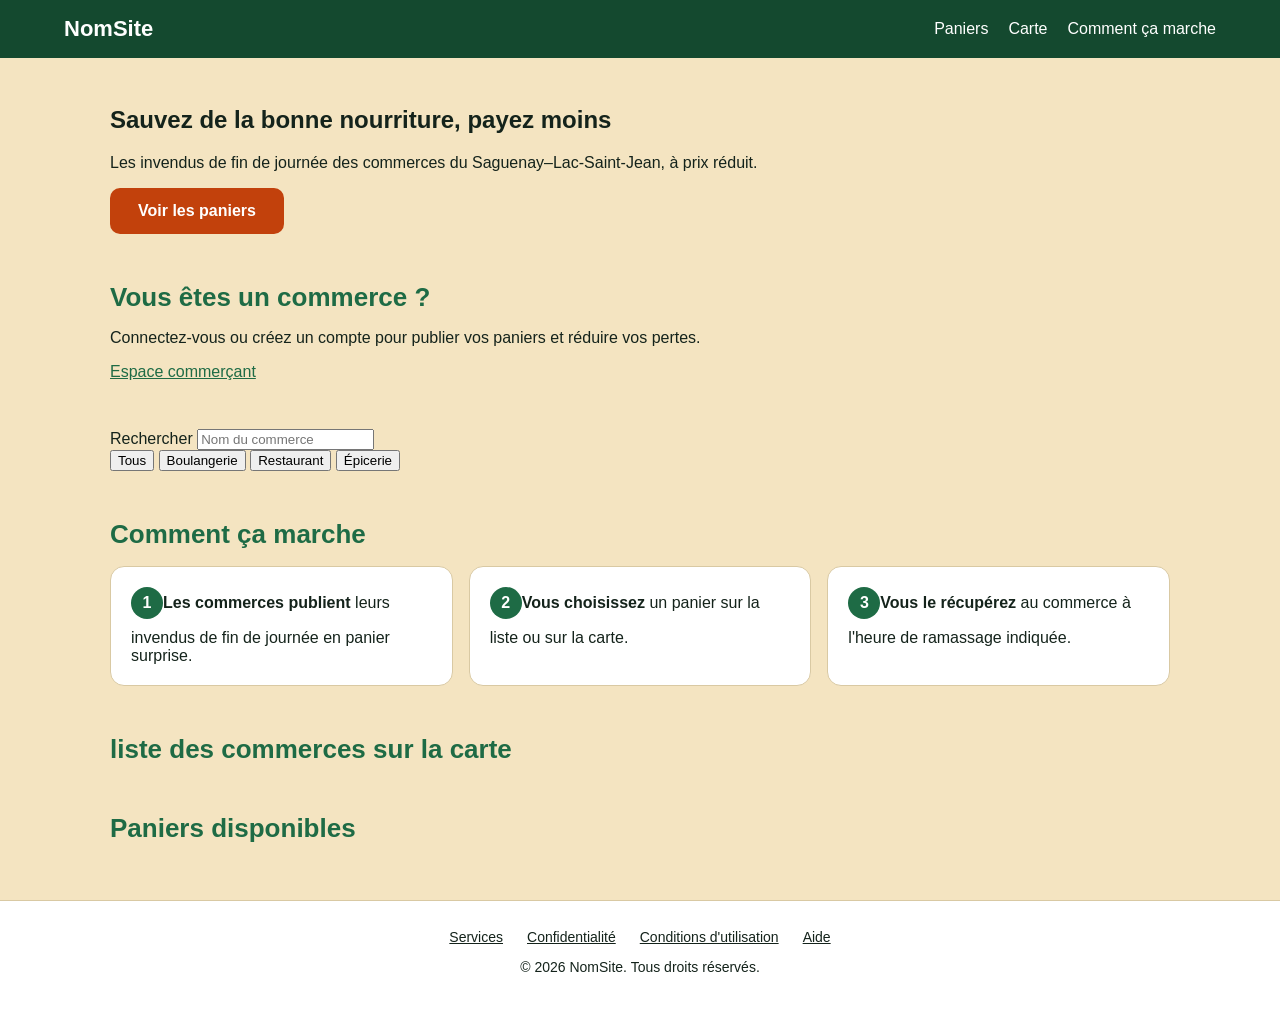
<file: .html/index.html>
<!DOCTYPE html>
<html lang="fr">
    <head>
        <meta charset="UTF-8">
        <meta name="viewport"
        content="width=device-width, initial-scale=1.0">
        <title>Antigaspe</title>
        <link rel="stylesheet" href="../accuiel.css">
    </head>
<body>
    
    <header class="entete">
        <a class="logo" href="index.html">NomSite</a>
        <nav>
            <a href="#paniers">Paniers</a>
            <a href="#section-carte">Carte</a>
            <a href="#comment">Comment ça marche</a>
          
        </nav>
    </header>
<main>
     <section class="hero">
    <div class="hero-texte">
        <h1>Sauvez de la bonne nourriture, payez moins</h1>
        <p>Les invendus de fin de journée des commerces du Saguenay–Lac-Saint-Jean, à prix réduit.</p>
        <a class="bouton-principal" href="#paniers">Voir les paniers</a>
    </div>
</section>
        
       <section class="commercant">
    <h2>Vous êtes un commerce ?</h2>
    <p>Connectez-vous ou créez un compte pour publier vos paniers et réduire vos pertes.</p>
    <a class="btn-principal" id="btnCommercant" href="connexion.html">Espace commerçant</a>
</section>
      
<section class="recherche" aria-label="Recherche">
    <div>
        <label for="q">Rechercher</label>
        <input id="q" type="search" placeholder="Nom du commerce">
    </div>
    <div class="chips" role="group" aria-label="Type de commerce">
        <button type="button" class="chip actif" data-type="">Tous</button>
        <button type="button" class="chip" data-type="Boulangerie">Boulangerie</button>
        <button type="button" class="chip" data-type="Restaurant">Restaurant</button>
        <button type="button" class="chip" data-type="Épicerie">Épicerie</button>
    </div>
</section>
             <section id="comment">
            <h2>Comment ça marche</h2>
            <ol class="etapes">
                <li><strong>Les commerces publient</strong> leurs invendus de fin de journée en panier surprise.</li>
                <li><strong>Vous choisissez</strong> un panier sur la liste ou sur la carte.</li>
                <li><strong>Vous le récupérez</strong> au commerce à l'heure de ramassage indiquée.</li>
            </ol>
        </section>

        <section id="carte">
            <h2>liste des commerces sur la carte </h2>
            <div id="carte"></div>
        </section>

        <section id="paniers">
            <h2>Paniers disponibles</h2>
            <div id="liste-paniers" class="grille"></div>
            <p id="aucun" class="aucun" hidden>Aucun panier ne correspond à votre recherche.</p>
        </section>


    </main>

    <footer class="pied">
        <nav>
            <a href="#">Services</a>
            <a href="#">Confidentialité</a>
            <a href="#">Conditions d'utilisation</a>
            <a href="#">Aide</a>
        </nav>
        <p>© 2026 NomSite. Tous droits réservés.</p>
    </footer>
</file>
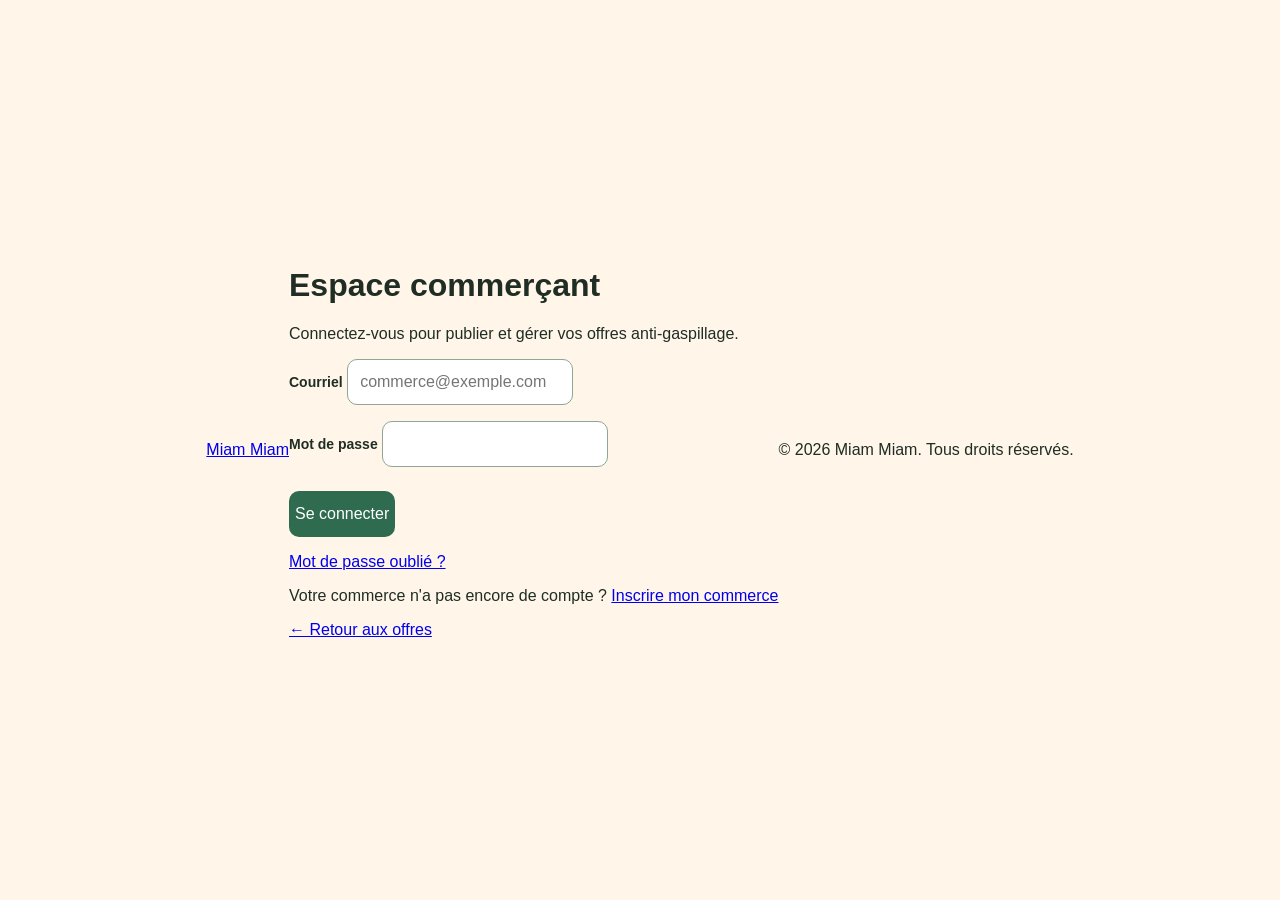
<file: connexion.html>
<!DOCTYPE html>
<html lang="fr">
<head>
    <meta charset="UTF-8">
    <meta name="viewport" content="width=device-width, initial-scale=1.0">
    <title>Miam Miam - Espace commerçant</title>
    <link rel="stylesheet" href="style.css">
</head>
<body>

    <header class="entete">
        <a href="index.html" class="logo">Miam Miam</a>
    </header>

    <main class="carte-auth">
        <h1>Espace commerçant</h1>
        <p class="sous-titre">Connectez-vous pour publier et gérer vos offres anti-gaspillage.</p>

        <form id="formulaire-connexion">
            <p>
                <label for="courriel">Courriel</label>
                <input type="email" id="courriel" name="courriel"
                       placeholder="commerce@exemple.com" autocomplete="email" required>
            </p>

            <p>
                <label for="mot-de-passe">Mot de passe</label>
                <input type="password" id="mot-de-passe" name="mot-de-passe"
                       autocomplete="current-password" required>
            </p>

            <p id="erreur-connexion" role="alert"></p>

            <p><button type="submit">Se connecter</button></p>
        </form>

        <p><a href="modifier_changer_mdp.html">Mot de passe oublié ?</a></p>
        <p>Votre commerce n'a pas encore de compte ? <a href="inscription.html">Inscrire mon commerce</a></p>
        <p><a href="index.html">&larr; Retour aux offres</a></p>
    </main>

    <footer class="pied">
        <p>&copy; 2026 Miam Miam. Tous droits réservés.</p>
    </footer>

</body>
</html>
</file>
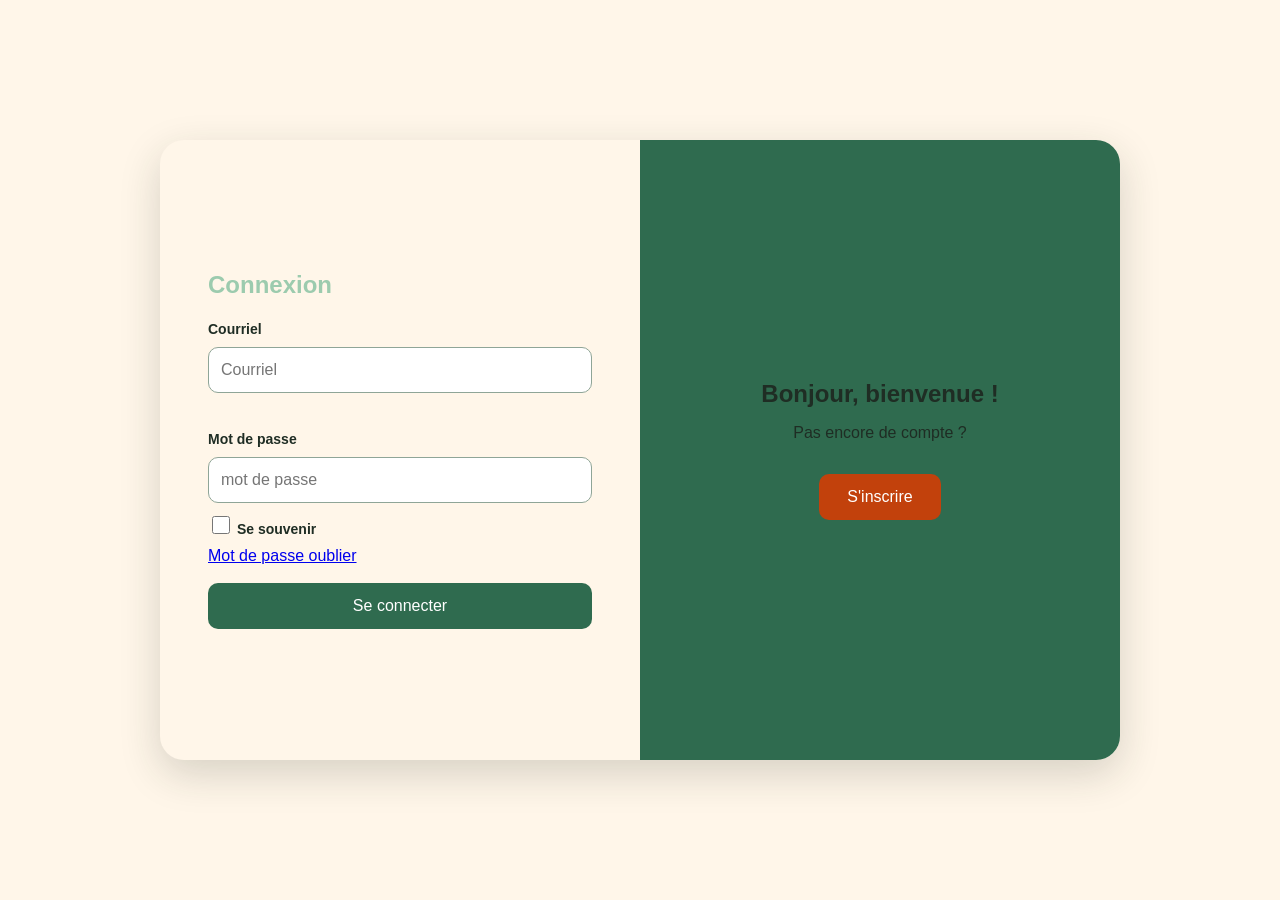
<file: .html/connexion.html>
<!DOCTYPE html>
<html lang="en">
    <head>
        <meta charset="UTF-8">
        <meta name="viewport"
        content="width=device-width, initial-scale=1.0">
        <title>Antigaspe</title>
        <link rel="stylesheet" href="../style.css">
    </head>
<body>
    
     <main class="auth" id="auth">
        <form  class="connexion" id="formConnexion">
            <h2>Connexion</h2>
            <label for="emailConnexion">Courriel </label>
            <input id="emailConnexion" name="email" type="email"placeholder="Courriel" required>
            <br>
            <label for="mdpConnexion">Mot de passe </label>
         <input id="mdpConnexion" name="mdpasse" type="password" placeholder="mot de passe" required>
        

          <label>
            <input type="checkbox" name="souvenir"> Se souvenir
        </label>
        <a href="mot_de_pass_oublier.html">Mot de passe oublier</a>
         <button type="submit">Se connecter</button>
       
        </form>
    <form class= "enregistrer" id="forminscription">
        <h2>Inscription</h2>
           <label for="nom">nom</label>
            <input id="nom" name="nom" type="text"placeholder="nom" required>
           <label for="prenom">Prénom</label>
            <input id="prenom" name="prenom" type="text" placeholder="prénom" required>

            <label for="emailInscription">Courriel</label>
            <input id="emailInscription" name="email" type="email" placeholder="courriel" required>

            <label for="mdpInscription">Mot de passe</label>
            <input id="mdpInscription" name="motdepasse" type="password" placeholder="mot de passe" minlength="6" required>
  <label for="role">Je suis</label>
            <select id="role" name="role" required>
                <option value="commercant">Commerçant</option>
            </select>

            <button type="submit">S'inscrire</button>
        </form>
    </form>
    <aside class="bienvenue">
    <div class="panneau-inscrire">
        <h2>Bonjour, bienvenue !</h2>
        <p>Pas encore de compte ?</p>
        <button type="button" id="btnInscrire">S'inscrire</button>
    </div>
    <div class="panneau-connexion">
        <h2>Re-bonjour !</h2>
        <p>Vous avez déjà un compte ?</p>
        <button type="button" id="boutonConnexion">Se connecter</button>
    </div>
   
</aside>
     </main>
        
    
</body>
</html>
</file>
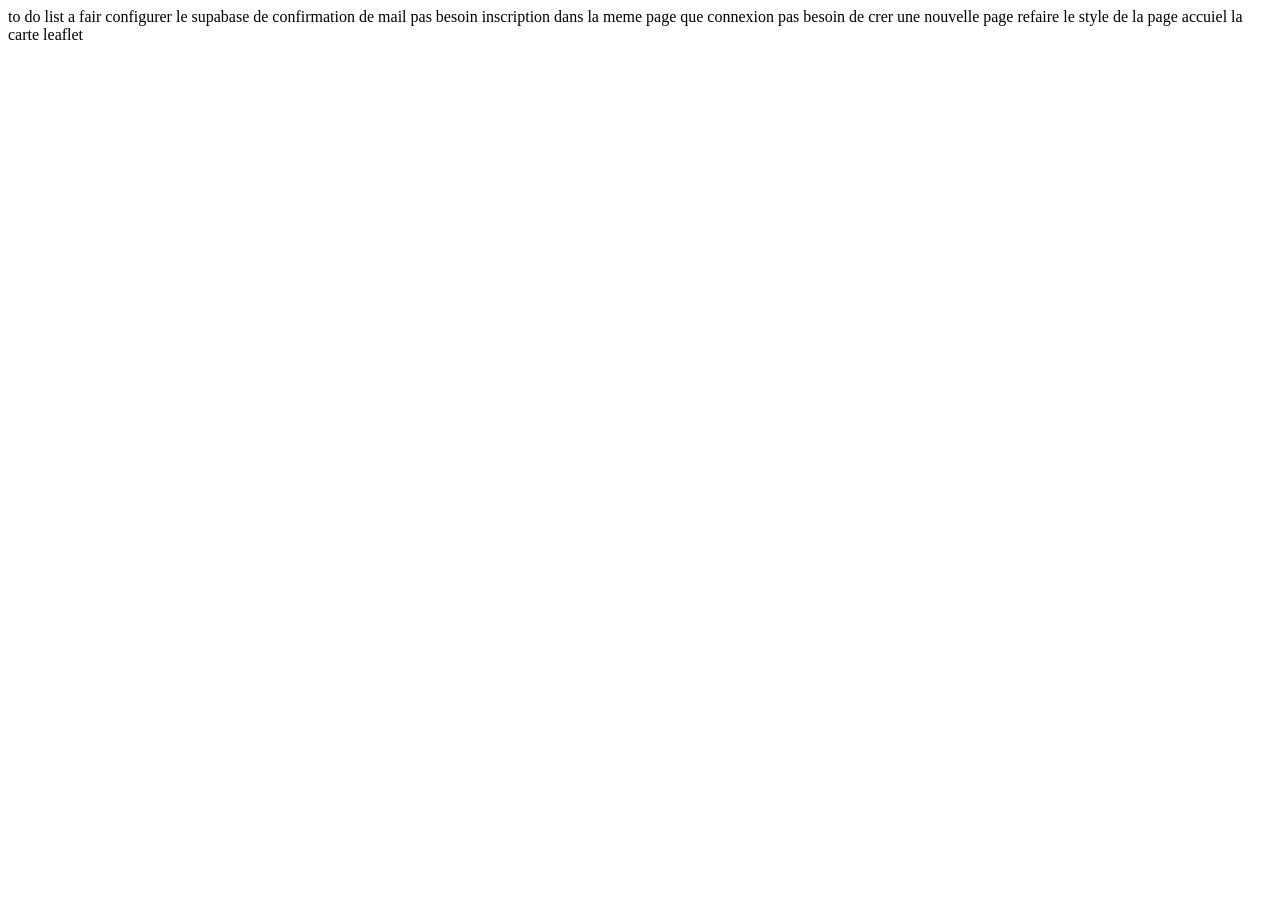
<file: .html/mot_de_pass_oublier.html>
<!DOCTYPE html>
<html lang="en">
<head>
    <meta charset="UTF-8">
    <meta name="viewport" content="width=device-width, initial-scale=1.0">
    <meta name="description" content="Réinitialiser le mot de passe ">
    <title>NomSite</title>
</head>

<body class="">
    
</body>
</html>

to do list a fair  
configurer le supabase de confirmation de mail pas besoin
inscription dans la meme page que connexion pas besoin de crer une nouvelle page 
refaire le style de la page accuiel
la carte leaflet
</file>
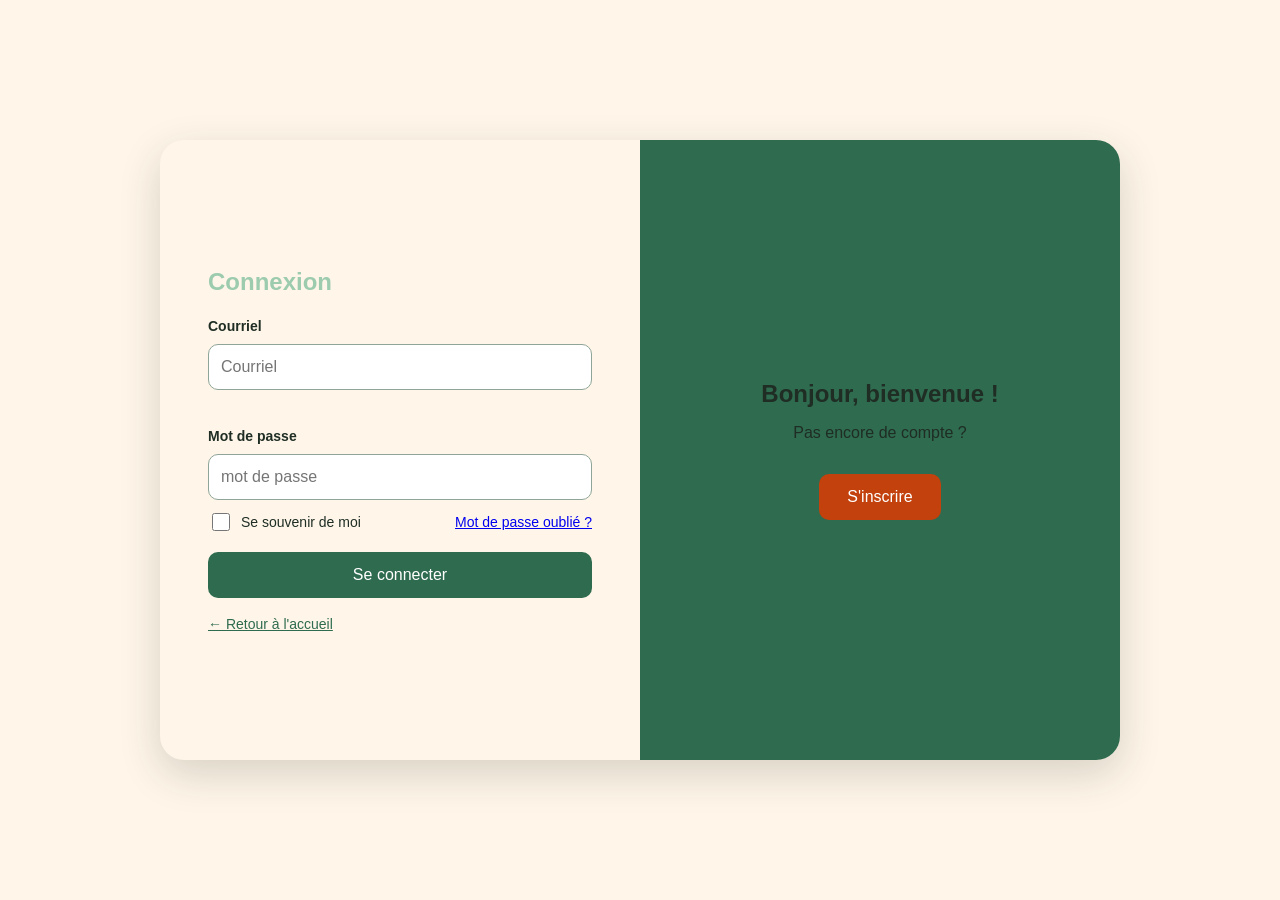
<file: html/connexion.html>
<!DOCTYPE html>
<html lang="fr">
    <head>
        <meta charset="UTF-8">
        <meta name="viewport"
        content="width=device-width, initial-scale=1.0">
         <title>Anti-gaspillage – Connexion</title>
    <link rel="stylesheet" href="../style.css">
    </head>
<body>
    
     <main class="auth" id="auth">
        <form  class="connexion" id="formConnexion">
            <h2>Connexion</h2>
            <label for="emailConnexion">Courriel </label>
            <input id="emailConnexion" name="email" type="email"placeholder="Courriel" required>
            <br>
            <label for="mdpConnexion">Mot de passe </label>
         <input id="mdpConnexion" name="mdpasse" type="password" placeholder="mot de passe" required>
        
  <div class="options">
                <label class="souvenir" for="souvenir">
                    <input id="souvenir" name="souvenir" type="checkbox"> Se souvenir de moi
                </label>
                <a href="modifier_changer_mdp.html">Mot de passe oublié ?</a>
            </div>

         <button type="submit">Se connecter</button>
         <a class="retour" href="../index.html">← Retour à l'accueil</a>
       
        </form>

           <aside class="bienvenue">
            <div class="panneau-inscrire">
        <h2>Bonjour, bienvenue !</h2>
            <p>Pas encore de compte ?</p>
           <button type="button" id="boutonInscrire">S'inscrire</button>
             </div>
        </aside>

        <form class="enregistrer" id="formInscription" hidden>
            <h2>Inscription commerçant</h2>

            <label for="nom">Nom</label>
            <input id="nom" name="nom" type="text" placeholder="nom" required>

            <label for="prenom">Prénom</label>
            <input id="prenom" name="prenom" type="text" placeholder="prénom" required>

            <label for="emailInscription">Courriel</label>
            <input id="emailInscription" name="email" type="email" placeholder="courriel" required>

            <label for="mdpInscription">Mot de passe</label>
            <input id="mdpInscription" name="motdepasse" type="password" placeholder="mot de passe" minlength="6" required>

            <input id="role" name="role" type="hidden" value="commercant">

            <button type="submit">S'inscrire</button>
        </form>

    </main>


</body>
</html>
</file>
<file: accuiel.css>
:root {
    --creme: #F4E4C1;
    --vert: #1E6B45;
    --vert-fonce: #14492F;
    --vert-pale: #CFE8D5;
    --vert-clair: #7FBF99;
    --orange: #C2410C;
    --orange-fonce: #9A3309;
    --texte: #14231B;
    --gris: #3F4B44;
    --bordure: #D9C9A3;
}

* { box-sizing: border-box; }

body {
    margin: 0;
    font-family: Arial, sans-serif;
    background: var(--creme);
    color: var(--texte);
}

a { color: var(--vert); }

/* En-tête */
.entete {
    display: flex;
    flex-wrap: wrap;
    align-items: center;
    justify-content: space-between;
    gap: 12px;
    padding: 16px 5vw;
    background: var(--vert-fonce);
}
.logo { font-size: 22px; font-weight: bold; color: white; text-decoration: none; }
.entete nav { display: flex; flex-wrap: wrap; align-items: center; gap: 20px; }
.entete nav a { color: white; text-decoration: none; }

.bouton-connexion {
    background: var(--orange);
    padding: 10px 20px;
    border-radius: 10px;
}

.bouton-principal {
    display: inline-block;
    background: var(--orange);
    color: white;
    padding: 14px 28px;
    border-radius: 10px;
    text-decoration: none;
    font-weight: bold;
}
.bouton-principal:hover,
.bouton-connexion:hover { background: var(--orange-fonce); }

main { max-width: 1100px; margin: 0 auto; padding: 0 20px 40px; }
section { margin-top: 48px; }
h2 { color: var(--vert); font-size: 26px; margin: 0 0 16px; }
.banniere {
    position: relative;
    overflow: hidden;
    margin-top: 32px;
    min-height: 520px;
    padding: 48px;
    display: flex;
    flex-wrap: wrap;
    align-items: flex-end;
    justify-content: space-between;
    gap: 24px;
    border-radius: 24px;
    color: white;
    background: linear-gradient(160deg, var(--vert-fonce), var(--vert) 55%, #3E9A68);
}

.banniere-mot {
    position: absolute;
    top: 0;
    left: 50%;
    transform: translateX(-50%);
    font-size: clamp(80px, 16vw, 190px);
    font-weight: bold;
    line-height: 1;
    white-space: nowrap;
    color: rgba(255, 255, 255, 0.16);
    pointer-events: none;
    user-select: none;
}

.banniere-texte {
    position: relative;
    max-width: 460px;
    margin-top: 200px;
}
.banniere h1 { margin: 0 0 12px; font-size: clamp(30px, 5vw, 46px); line-height: 1.1; }
.banniere p { margin: 0 0 24px; font-size: 18px; }
.banniere .badge {
    display: inline-block;
    margin: 0 0 16px;
    padding: 6px 14px;
    border-radius: 999px;
    background: white;
    color: var(--vert-fonce);
    font-size: 14px;
    font-weight: bold;
}

.banniere-carte {
    position: relative;
    min-width: 200px;
    padding: 16px;
    display: flex;
    flex-direction: column;
    gap: 6px;
    background: white;
    color: var(--texte);
    border-radius: 16px;
    box-shadow: 0 10px 30px rgba(0, 0, 0, 0.25);
}
.etiquette {
    align-self: flex-start;
    padding: 4px 10px;
    border-radius: 999px;
    background: var(--vert-pale);
    color: var(--vert-fonce);
    font-size: 12px;
    font-weight: bold;
}
.prix-exemple { font-size: 22px; font-weight: bold; color: var(--orange); }
.ancien-exemple { margin-left: 6px; color: var(--gris); font-size: 14px; text-decoration: line-through; }

/* Catégories */
.categories { display: grid; grid-template-columns: repeat(auto-fit, minmax(200px, 1fr)); gap: 16px; }
.categorie {
    padding: 24px;
    display: flex;
    flex-direction: column;
    align-items: center;
    gap: 12px;
    background: white;
    border: 1px solid var(--bordure);
    border-radius: 16px;
    color: var(--texte);
    font-size: 18px;
    font-weight: bold;
    cursor: pointer;
}
.categorie:hover { border-color: var(--vert); }
.categorie svg {
    width: 48px;
    height: 48px;
    fill: none;
    stroke: var(--vert);
    stroke-width: 1.6;
    stroke-linecap: round;
    stroke-linejoin: round;
}
/* Paniers */
.grille { display: grid; grid-template-columns: repeat(auto-fill, minmax(250px, 1fr)); gap: 24px; }
.panier {
    padding: 18px;
    display: flex;
    flex-direction: column;
    gap: 8px;
    background: white;
    border: 1px solid var(--bordure);
    border-radius: 14px;
}
.panier .type {
    align-self: flex-start;
    padding: 4px 10px;
    border-radius: 999px;
    background: var(--vert-pale);
    color: var(--vert-fonce);
    font-size: 12px;
    font-weight: bold;
}
.panier h3 { margin: 0; font-size: 18px; }
.panier .ville { margin: 0; color: var(--gris); font-size: 14px; }
.panier .prix { font-size: 24px; font-weight: bold; color: var(--orange); }
.panier .ancien { margin-left: 8px; color: var(--gris); font-size: 14px; text-decoration: line-through; }
.panier .infos { display: flex; justify-content: space-between; font-size: 14px; }
.aucun-resultat { color: var(--gris); }

/* Comment ça marche */
.etapes {
    display: grid;
    grid-template-columns: repeat(auto-fit, minmax(220px, 1fr));
    gap: 16px;
    padding: 0;
    list-style: none;
    counter-reset: etape;
}
.etapes li {
    counter-increment: etape;
    padding: 20px;
    background: white;
    border: 1px solid var(--bordure);
    border-radius: 14px;
}
.etapes li::before {
    content: counter(etape);
    display: inline-flex;
    align-items: center;
    justify-content: center;
    width: 32px;
    height: 32px;
    margin-bottom: 10px;
    border-radius: 50%;
    background: var(--vert);
    color: white;
    font-weight: bold;
}

/* Appel aux commerces */
.commerce {
    padding: 40px 16px;
    text-align: center;
    background: var(--vert-fonce);
    color: white;
    border-radius: 24px;
}
.commerce h2 { color: white; }

/* Pied de page */
.pied {
    padding: 28px 16px;
    text-align: center;
    background: white;
    border-top: 1px solid var(--bordure);
    font-size: 14px;
}
.pied nav { display: flex; flex-wrap: wrap; justify-content: center; gap: 8px 24px; margin-bottom: 12px; }
.pied a { color: var(--texte); }

.barre-recherche 
 
    { flex: 1 1 260px;
         max-width: 480px; }
.barre-recherche input {
    width: 100%;
    height: 44px;
    padding: 0 20px;
    border: 0;
    border-radius: 999px;
    background: white;
    color: var(--texte);
font-size: 16px;
    outline: none;
}

.barre-recherche input:focus {
    box-shadow: 0 0 0 3px var(--vert-clair);
}
.cache {
    position: absolute;
    width: 1px;
    height: 1px;
    overflow: hidden;
    clip: rect(0 0 0 0);
}
#map {
  height: 500px;
  width: 100%;
}
</file>
<file: style.css>
:root
 {--creme: #FFF6E9;
    --vert: #2F6B4F;
    --vert-fonce: #24543E;
    --vert-clair: #9CCBAE;
    --orange: #C2410C;
    --orange-fonce: #9A3309;
    --texte: #1F2D24;
    }
body {
    margin: 0;
    min-height: 100vh;
    display: flex;
    align-items: center;
    justify-content: center;
    background-color: var(--creme);
    font-family: Arial, sans-serif;
    color: var(--texte);
}
.auth {
    position: relative;
    width: 960px;
    max-width: 95vw;
    height: 620px;
    background:var(--creme);
    border-radius: 24px;
    overflow: hidden;
    box-shadow: 0 14px 40px rgba(31, 45, 36, 0.18);
}

.connexion,
.enregistrer {
    position: absolute;
    top: 0;
    width: 50%;
    height: 100%;
    box-sizing: border-box;
    padding: 48px;
    display: flex;
    flex-direction: column;
    justify-content: center;
    gap: 10px;
}
.connexion { left: 0; }
.enregistrer { left: 50%; }

.auth:not(.mode-inscription) .enregistrer,
.auth.mode-inscription .connexion {
    visibility: hidden;
}
form h2 {
    margin: 0 0 12px;
    color: var(--vert-clair);
}

label {
    font-size: 14px;
    font-weight: bold;
}

input,
select {
    height: 44px;
    padding: 0 12px;
    border: 1px solid #8FA597;
    border-radius: 10px;
    background: white;
    color: var(--texte);
    font-size: 16px;
}

input:focus,
select:focus {
    outline: 3px solid var(--vert-clair);
    border-color: var(--vert);
}

form button {
    height: 46px;
    margin-top: 8px;
    border: 0;
    border-radius: 10px;
    background: var(--vert);
    color: white;
    font-size: 16px;
    cursor: pointer;
}
form button:hover { background: #88b39f; }

.bienvenue {
    position: absolute;
    top: 0;
    left: 50%;
    width: 50%;
    height: 100%;
    box-sizing: border-box;
    padding: 48px;
    background: var(--vert);
    display: flex;
    align-items: center;
    justify-content: center;
    text-align: center;
    transition: left 0.5s ease;
}
.auth.mode-inscription .bienvenue { left: 0; }

.panneau-connexion { display: none; }
.auth.mode-inscription .panneau-inscrire { display: none; }
.auth.mode-inscription .panneau-connexion { display: block; }

.bienvenue h2 { margin: 0 0 8px; }

.bienvenue button {
    margin-top: 16px;
    height: 46px;
    padding: 0 28px;
    border: 0;
    border-radius: 10px;
    background: var(--orange);
    color: white;
    font-size: 16px;
    cursor: pointer;
}
.bienvenue button:hover { background: var(--orange-fonce) }

.erreur { color: var(--orange); font-size: 14px; }

/* Téléphone */
@media (max-width: 700px) {
    .auth {
        display: flex;
        flex-direction: column;
        height: auto;
    }
    .connexion,
    .enregistrer,
    .bienvenue {
        position: static;
        width: 100%;
        height: auto;
        padding: 32px 24px;
    }
    .auth:not(.mode-inscription) .enregistrer,
    .auth.mode-inscription .connexion {
        display: none;
    }
}
.options {
    display: flex;
    flex-wrap: wrap;
    align-items: center;
    justify-content: space-between;
    gap: 8px;
    font-size: 14px;
}
.souvenir { display: flex; align-items: center; gap: 8px; font-weight: normal; }
input[type="checkbox"] { width: 18px; height: 18px; padding: 0; accent-color: var(--vert); }
.retour { margin-top: 8px; font-size: 14px; color: var(--vert); }
</file>
